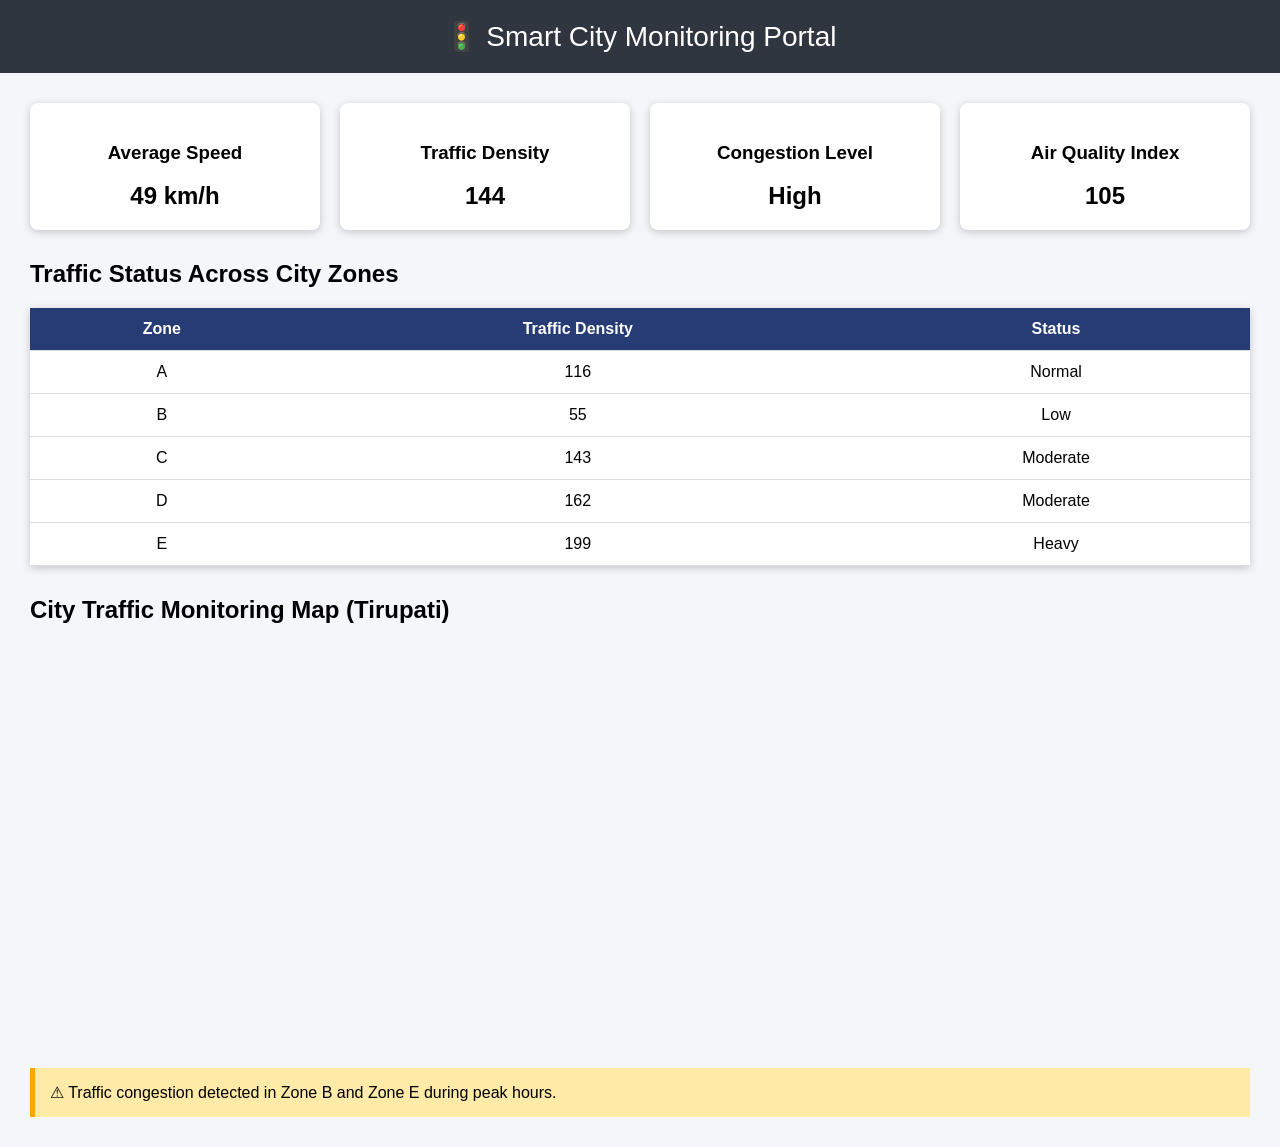
<file: frontend/index.html>
<!DOCTYPE html>
<html>

<head>
<title>Smart City Monitoring Portal</title>

<style>

body{
font-family:Arial;
background:#f5f6fa;
margin:0;
}

header{
background:#2f3640;
color:white;
padding:20px;
text-align:center;
font-size:28px;
}

.container{
padding:30px;
}

.metrics{
display:flex;
gap:20px;
margin-bottom:30px;
}

.card{
flex:1;
background:white;
padding:20px;
border-radius:8px;
box-shadow:0 2px 8px rgba(0,0,0,0.2);
text-align:center;
}

.status{
font-size:24px;
font-weight:bold;
margin-top:10px;
}

table{
width:100%;
border-collapse:collapse;
background:white;
box-shadow:0 2px 8px rgba(0,0,0,0.2);
}

th,td{
padding:12px;
border-bottom:1px solid #ddd;
text-align:center;
}

th{
background:#273c75;
color:white;
}

.map{
margin-top:30px;
}

.alert{
background:#ffeaa7;
padding:15px;
margin-top:20px;
border-left:5px solid orange;
}

</style>
</head>

<body>

<header>
🚦 Smart City Monitoring Portal
</header>

<div class="container">

<div class="metrics">

<div class="card">
<h3>Average Speed</h3>
<div class="status" id="speed">-- km/h</div>
</div>

<div class="card">
<h3>Traffic Density</h3>
<div class="status" id="density">--</div>
</div>

<div class="card">
<h3>Congestion Level</h3>
<div class="status" id="congestion">--</div>
</div>

<div class="card">
<h3>Air Quality Index</h3>
<div class="status" id="aqi">--</div>
</div>

</div>


<h2>Traffic Status Across City Zones</h2>

<table>

<tr>
<th>Zone</th>
<th>Traffic Density</th>
<th>Status</th>
</tr>

<tr>
<td>A</td>
<td id="zoneA">--</td>
<td id="statusA">--</td>
</tr>

<tr>
<td>B</td>
<td id="zoneB">--</td>
<td id="statusB">--</td>
</tr>

<tr>
<td>C</td>
<td id="zoneC">--</td>
<td id="statusC">--</td>
</tr>

<tr>
<td>D</td>
<td id="zoneD">--</td>
<td id="statusD">--</td>
</tr>

<tr>
<td>E</td>
<td id="zoneE">--</td>
<td id="statusE">--</td>
</tr>

</table>


<div class="map">

<h2>City Traffic Monitoring Map (Tirupati)</h2>

<iframe
width="100%"
height="400"
style="border:0"
src="https://maps.google.com/maps?q=tirupati&t=&z=13&ie=UTF8&iwloc=&output=embed">
</iframe>

</div>


<div class="alert">
⚠ Traffic congestion detected in Zone B and Zone E during peak hours.
</div>


</div>


<script>

function getStatus(value){

if(value < 80) return "Low"
if(value < 120) return "Normal"
if(value < 170) return "Moderate"
return "Heavy"

}


function updateMetrics(){

let speed = Math.floor(Math.random()*30)+30
let density = Math.floor(Math.random()*150)+50

let congestionList=["Low","Medium","High"]
let congestion = congestionList[Math.floor(Math.random()*3)]

let aqi = Math.floor(Math.random()*150)+40


document.getElementById("speed").innerText = speed+" km/h"
document.getElementById("density").innerText = density
document.getElementById("congestion").innerText = congestion
document.getElementById("aqi").innerText = aqi


let zones = ["A","B","C","D","E"]

zones.forEach(zone => {

let value = Math.floor(Math.random()*200)+50
let status = getStatus(value)

document.getElementById("zone"+zone).innerText = value
document.getElementById("status"+zone).innerText = status

})

}

updateMetrics()

setInterval(updateMetrics,5000)

</script>

</body>
</html>
</file>
